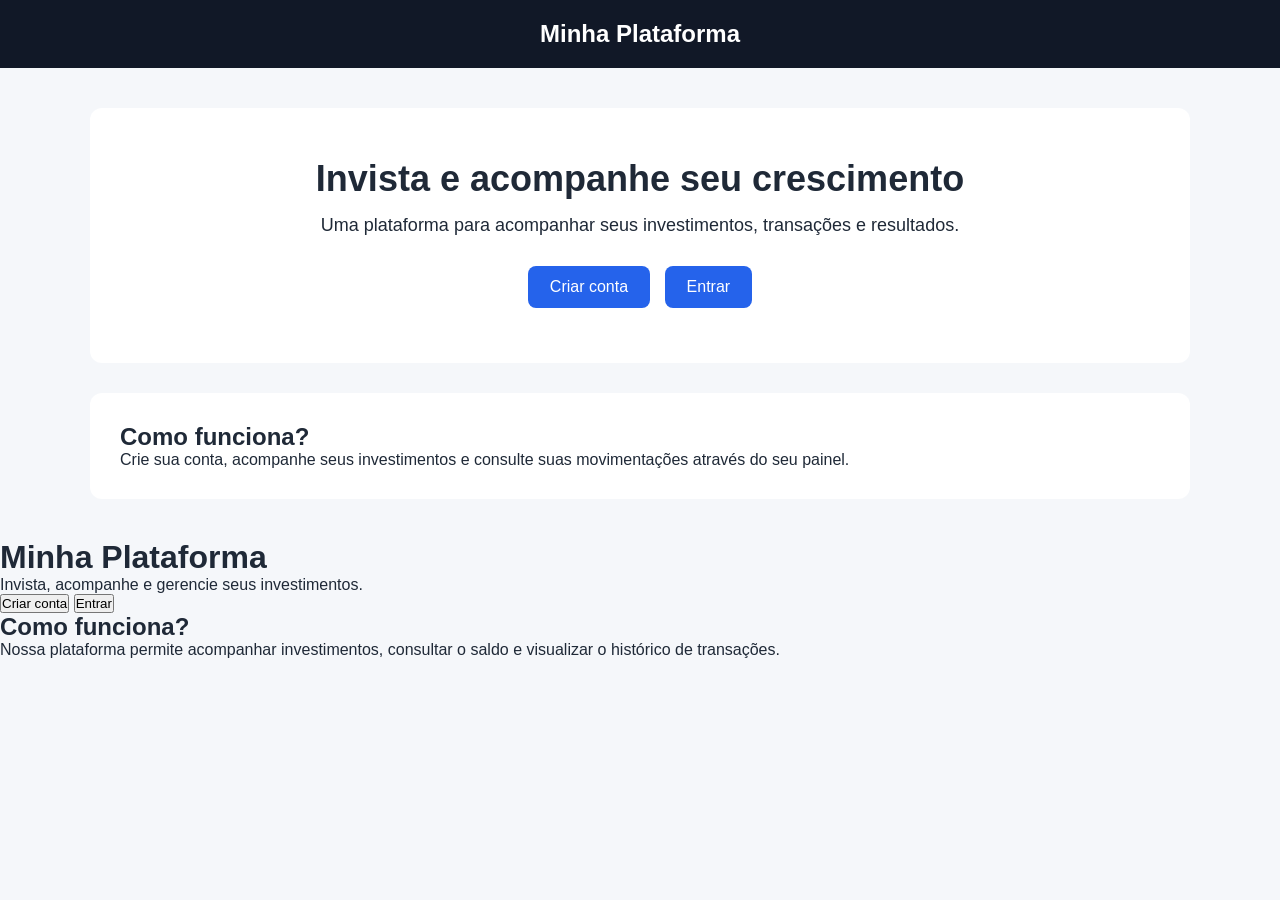
<file: index.html>
<!DOCTYPE html>
<html lang="pt">
<head>
    <meta charset="UTF-8">
    <meta name="viewport" content="width=device-width, initial-scale=1.0">

    <title>Minha Plataforma</title>
</head>
<link rel="stylesheet" href="style.css">
<header>
    <h2>Minha Plataforma</h2>
</header>

<main class="container">

    <section class="hero">
        <h1>Invista e acompanhe seu crescimento</h1>

        <p>
            Uma plataforma para acompanhar seus investimentos,
            transações e resultados.
        </p>

        <a href="cadastro.html" class="btn">Criar conta</a>
<a href="login.html" class="btn">Entrar</a>
    </section>

    <section class="section">
        <h2>Como funciona?</h2>

        <p>
            Crie sua conta, acompanhe seus investimentos
            e consulte suas movimentações através do seu painel.
        </p>
    </section>

</main>

    <h1>Minha Plataforma</h1>

    <p>Invista, acompanhe e gerencie seus investimentos.</p>

    <button>Criar conta</button>
    <button>Entrar</button>

    <h2>Como funciona?</h2>

    <p>
        Nossa plataforma permite acompanhar investimentos,
        consultar o saldo e visualizar o histórico de transações.
    </p>
<script src="script.js"></script>
</body>
</html>
</file>
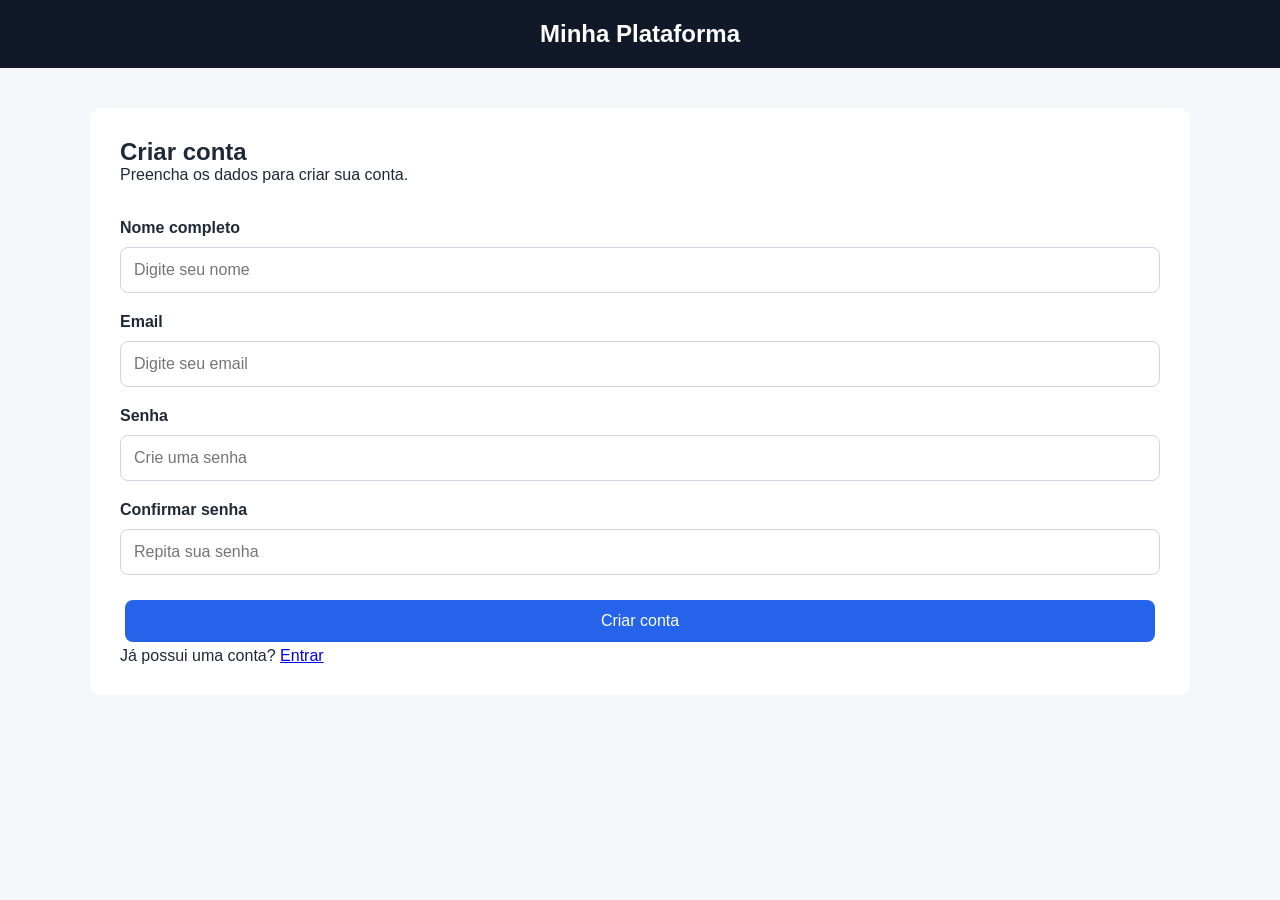
<file: cadastro.html>
<!DOCTYPE html>
<html lang="pt">
<head>
    <meta charset="UTF-8">
    <meta name="viewport" content="width=device-width, initial-scale=1.0">

    <title>Criar conta</title>

    <link rel="stylesheet" href="style.css">
</head>

<body>

    <header>
        <h2>Minha Plataforma</h2>
    </header>

    <main class="container">

        <section class="section">

            <h1>Criar conta</h1>

            <p>Preencha os dados para criar sua conta.</p>

            <form>

                <label for="nome">Nome completo</label>
                <input
                    type="text"
                    id="nome"
                    name="nome"
                    placeholder="Digite seu nome"
                    required
                >

                <label for="email">Email</label>
                <input
                    type="email"
                    id="email"
                    name="email"
                    placeholder="Digite seu email"
                    required
                >

                <label for="senha">Senha</label>
                <input
                    type="password"
                    id="senha"
                    name="senha"
                    placeholder="Crie uma senha"
                    required
                >

                <label for="confirmar">Confirmar senha</label>
                <input
                    type="password"
                    id="confirmar"
                    name="confirmar"
                    placeholder="Repita sua senha"
                    required
                >

                <button type="submit" class="btn">
                    Criar conta
                </button>

            </form>

            <p>
                Já possui uma conta?
                <a href="login.html">Entrar</a>
            </p>

        </section>

    </main>

</body>
</html>
</file>
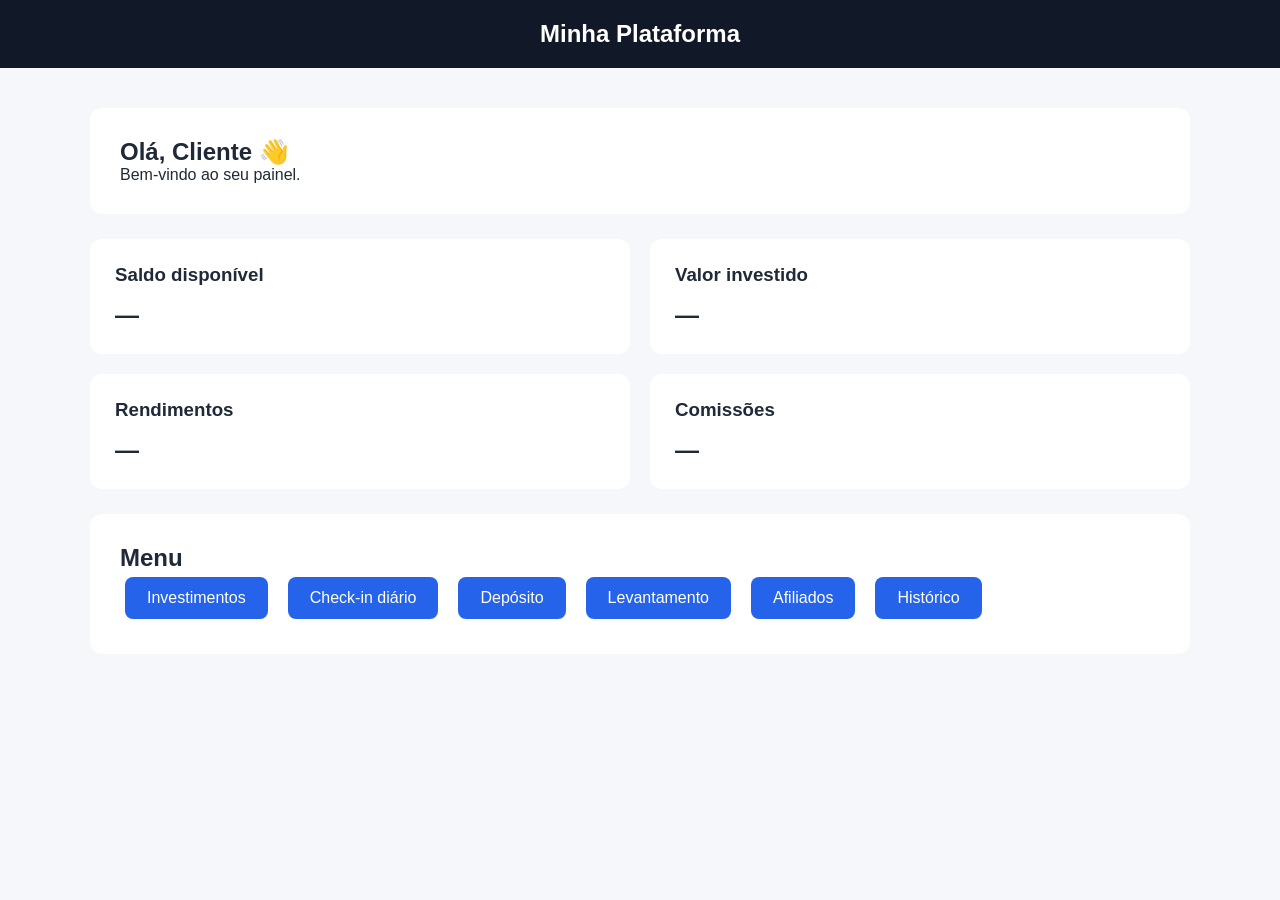
<file: dashboard.html>
<!DOCTYPE html>
<html lang="pt">
<head>
    <meta charset="UTF-8">
    <meta name="viewport" content="width=device-width, initial-scale=1.0">

    <title>Dashboard</title>

    <link rel="stylesheet" href="style.css">
</head>

<body>

<header>
    <h2>Minha Plataforma</h2>
</header>

<main class="container">

    <section class="section">
        <h1>Olá, Cliente 👋</h1>
        <p>Bem-vindo ao seu painel.</p>
    </section>

    <section class="dashboard-grid">

        <div class="card">
            <h3>Saldo disponível</h3>
            <p>—</p>
        </div>

        <div class="card">
            <h3>Valor investido</h3>
            <p>—</p>
        </div>

        <div class="card">
            <h3>Rendimentos</h3>
            <p>—</p>
        </div>

        <div class="card">
            <h3>Comissões</h3>
            <p>—</p>
        </div>

    </section>

    <section class="section">

        <h2>Menu</h2>

        <div class="menu">

            <a href="#" class="btn">
                Investimentos
            </a>

            <a href="#" class="btn">
                Check-in diário
            </a>

            <a href="#" class="btn">
                Depósito
            </a>

            <a href="#" class="btn">
                Levantamento
            </a>

            <a href="#" class="btn">
                Afiliados
            </a>

            <a href="#" class="btn">
                Histórico
            </a>

        </div>

    </section>

</main>

<script src="script.js"></script>

</body>
</html>
</file>
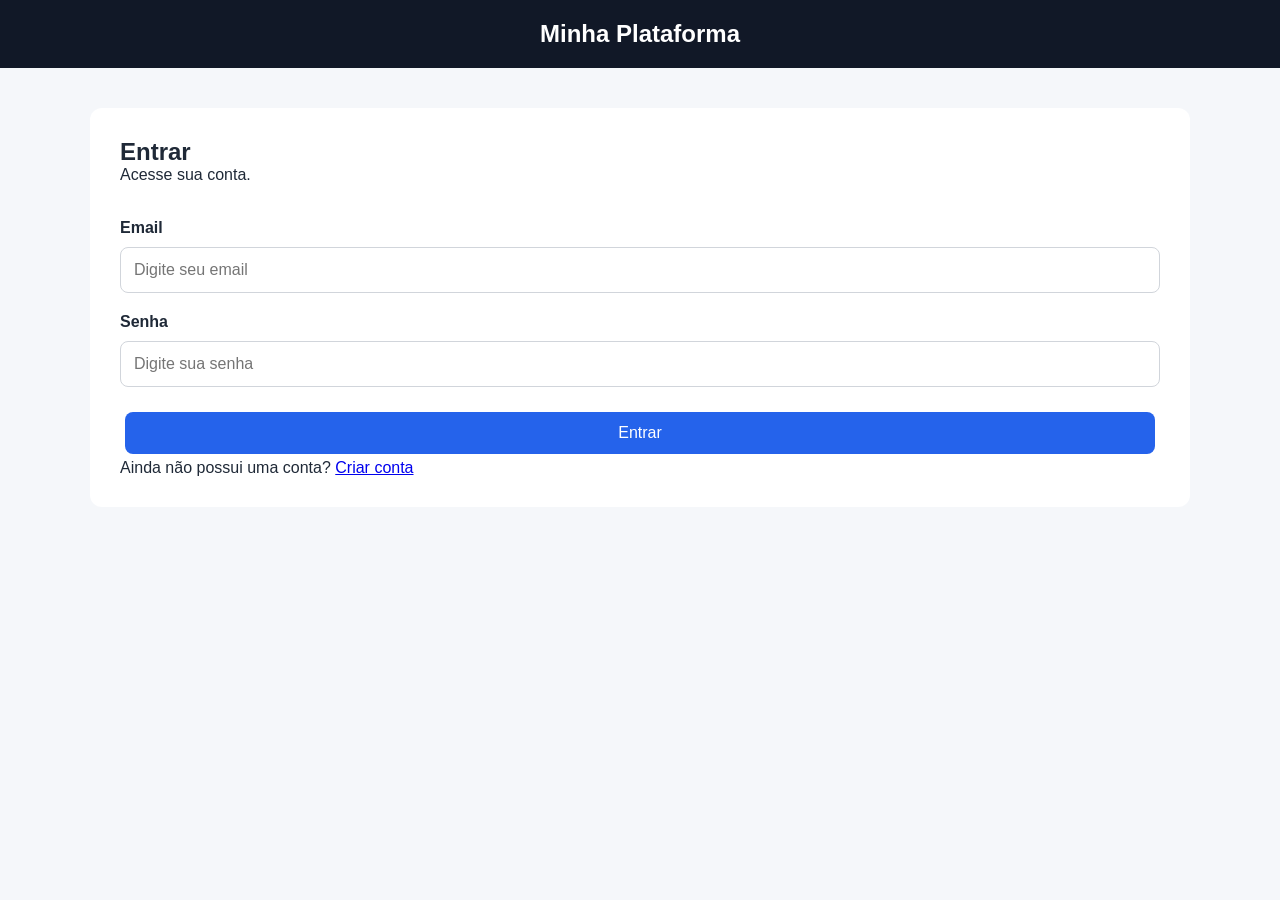
<file: login.html>
<!DOCTYPE html>
<html lang="pt">
<head>
    <meta charset="UTF-8">
    <meta name="viewport" content="width=device-width, initial-scale=1.0">

    <title>Entrar</title>

    <link rel="stylesheet" href="style.css">
</head>

<body>

    <header>
        <h2>Minha Plataforma</h2>
    </header>

    <main class="container">

        <section class="section">

            <h1>Entrar</h1>

            <p>Acesse sua conta.</p>

            <form>

                <label for="email">Email</label>

                <input
                    type="email"
                    id="email"
                    name="email"
                    placeholder="Digite seu email"
                    required
                >

                <label for="senha">Senha</label>

                <input
                    type="password"
                    id="senha"
                    name="senha"
                    placeholder="Digite sua senha"
                    required
                >

                <button type="submit" class="btn">
                    Entrar
                </button>

            </form>

            <p>
                Ainda não possui uma conta?
                <a href="cadastro.html">Criar conta</a>
            </p>

        </section>

    </main>

</body>
</html>
</file>
<file: style.css>
* {
    box-sizing: border-box;
    margin: 0;
    padding: 0;
}

body {
    font-family: Arial, sans-serif;
    background: #f5f7fa;
    color: #1f2937;
}

header {
    background: #111827;
    color: white;
    padding: 20px;
    text-align: center;
}

.container {
    width: 90%;
    max-width: 1100px;
    margin: 40px auto;
}

.hero {
    background: white;
    padding: 50px 25px;
    text-align: center;
    border-radius: 12px;
    margin-bottom: 30px;
}

.hero h1 {
    font-size: 36px;
    margin-bottom: 15px;
}

.hero p {
    font-size: 18px;
    margin-bottom: 25px;
}

.btn {
    display: inline-block;
    padding: 12px 22px;
    margin: 5px;
    border-radius: 8px;
    text-decoration: none;
    background: #2563eb;
    color: white;
}

.btn:hover {
    opacity: 0.85;
}

.section {
    background: white;
    padding: 30px;
    border-radius: 12px;
    margin-bottom: 25px;
}
form {
    display: flex;
    flex-direction: column;
    gap: 10px;
    margin-top: 25px;
}

label {
    font-weight: bold;
    margin-top: 10px;
}

input {
    padding: 13px;
    border: 1px solid #d1d5db;
    border-radius: 8px;
    font-size: 16px;
}

form .btn {
    border: none;
    cursor: pointer;
    font-size: 16px;
    margin-top: 15px;
}
.dashboard-grid {
    display: grid;
    grid-template-columns: repeat(2, 1fr);
    gap: 20px;
    margin-bottom: 25px;
}

.card {
    background: white;
    padding: 25px;
    border-radius: 12px;
}

.card h3 {
    margin-bottom: 15px;
}

.card p {
    font-size: 24px;
    font-weight: bold;
}

.menu {
    display: flex;
    flex-wrap: wrap;
    gap: 10px;
}

@media (max-width: 600px) {
    .dashboard-grid {
        grid-template-columns: 1fr;
    }
}
</file>
